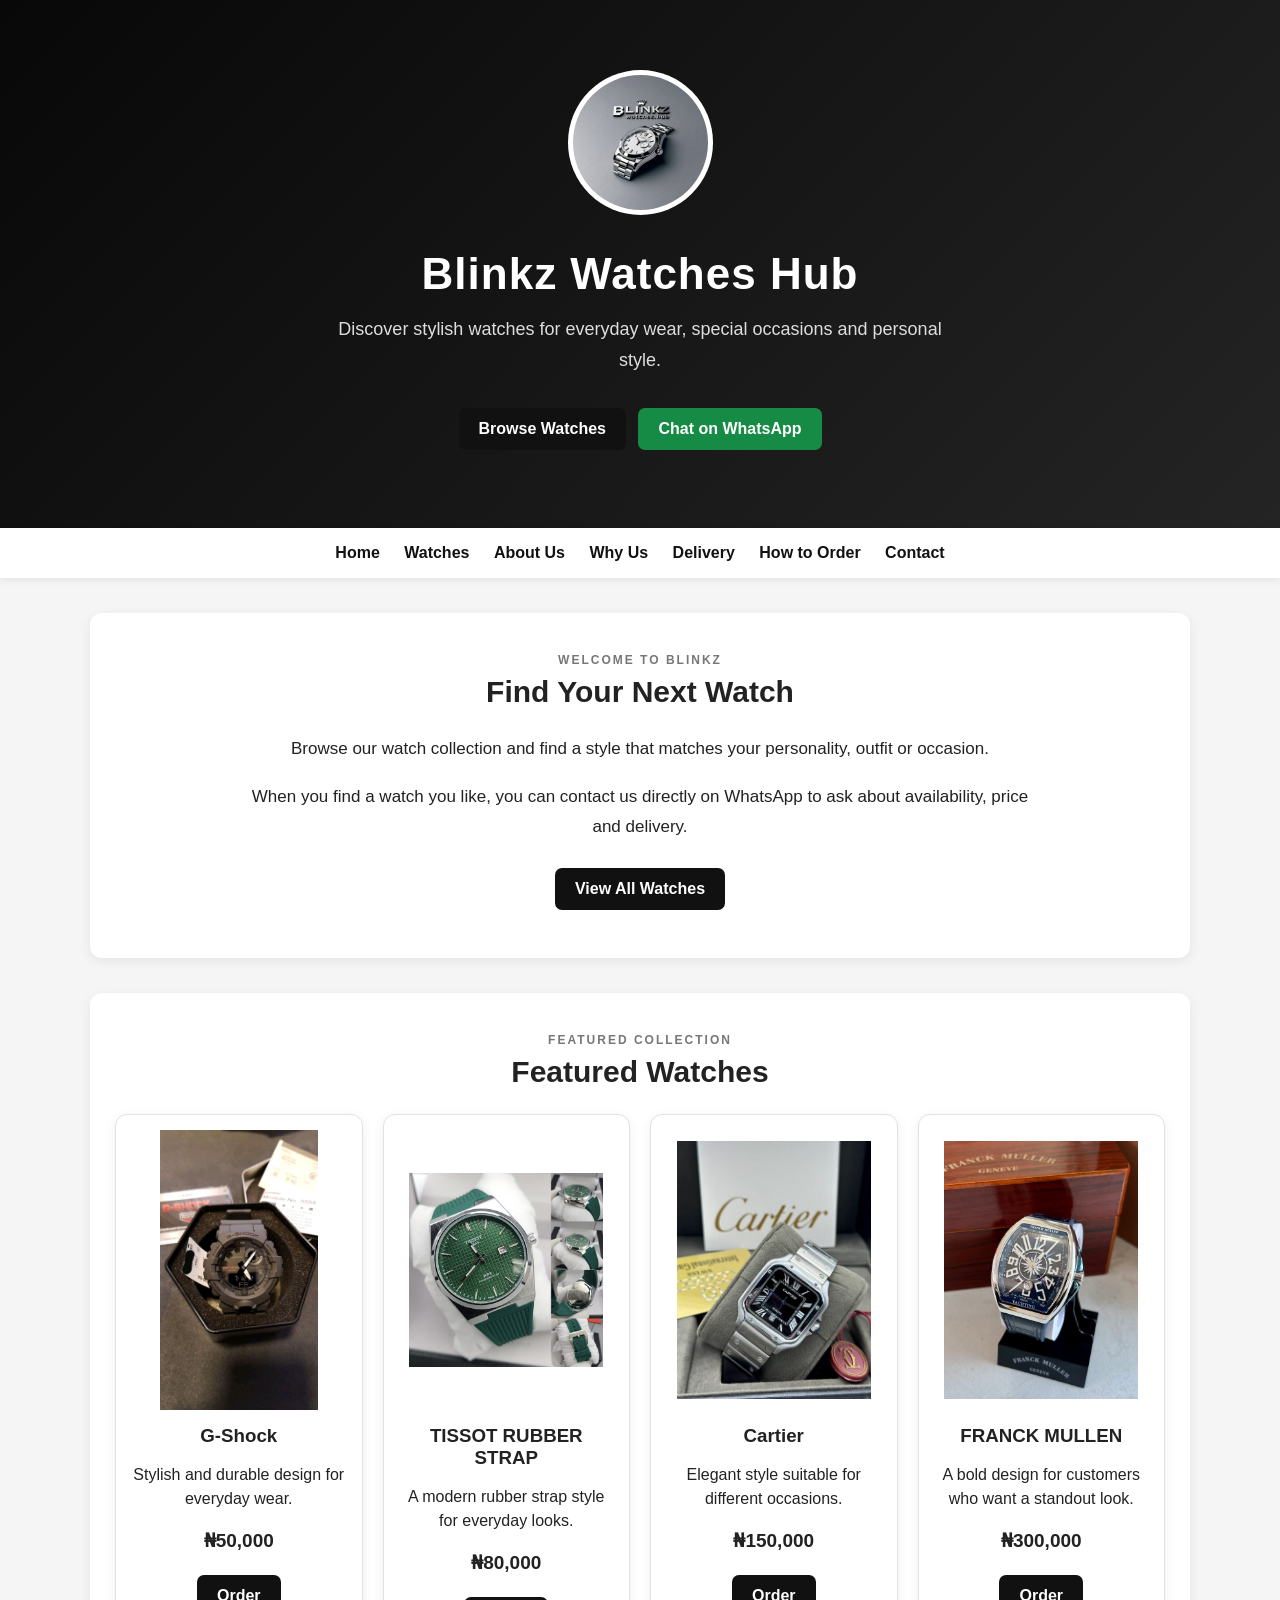
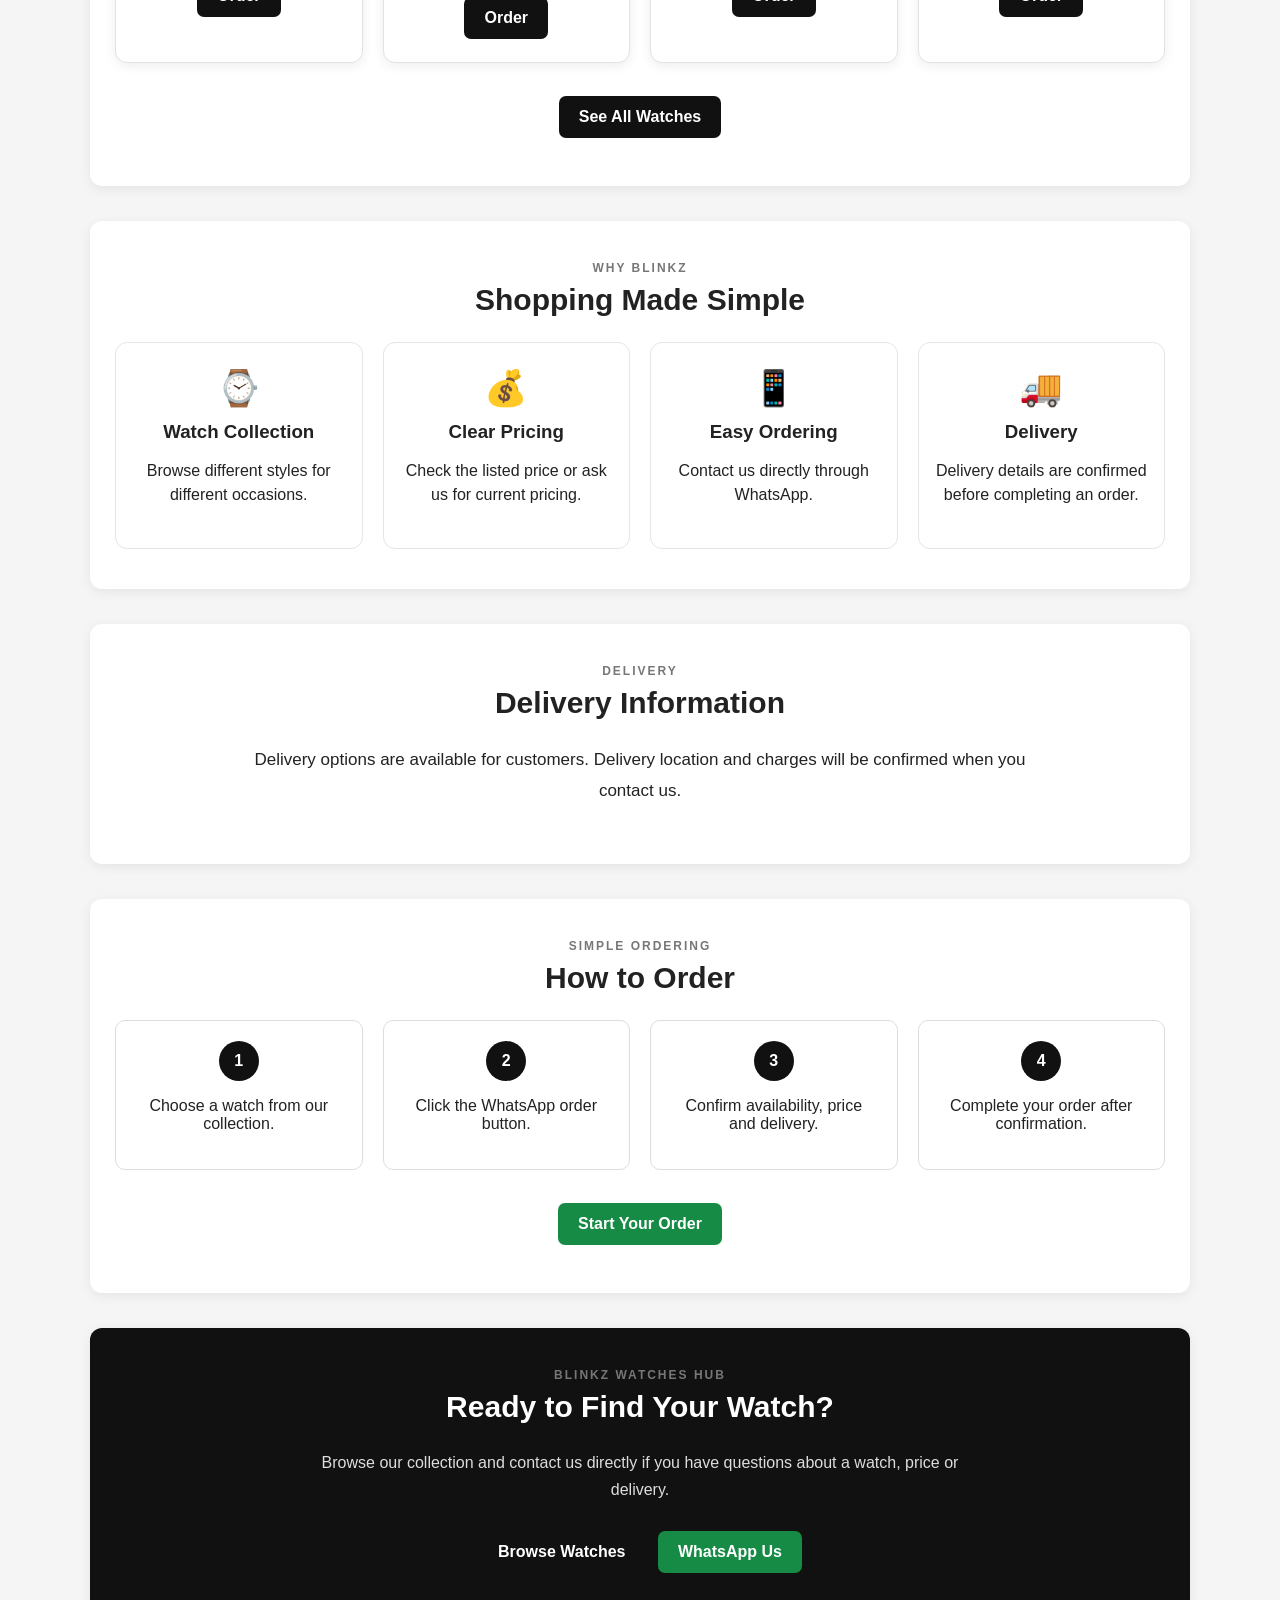
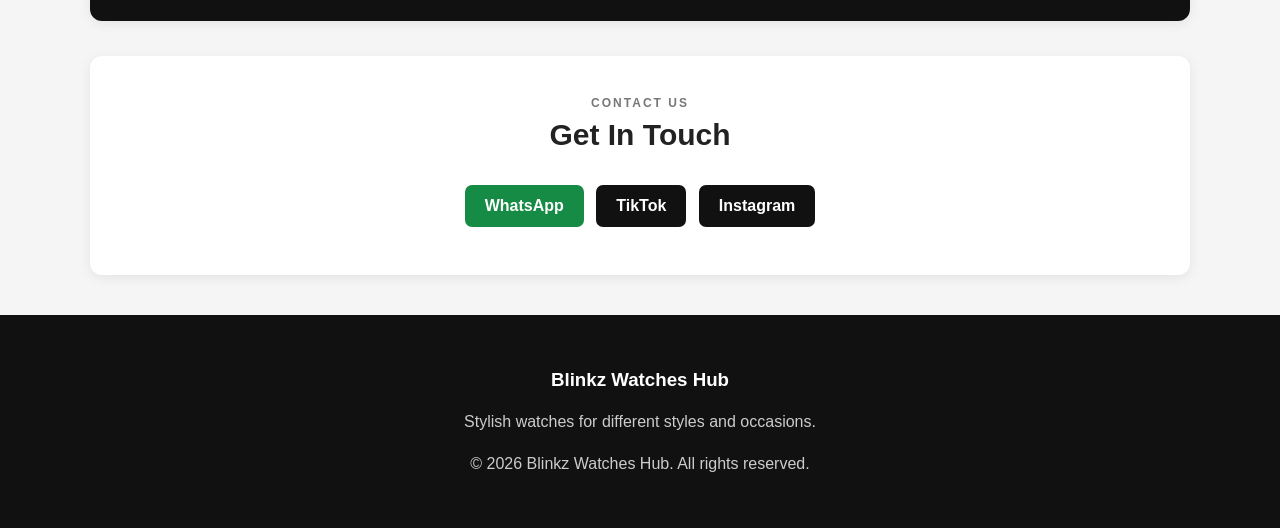
<file: index.html>
<!DOCTYPE html>
<html lang="en">

<head>

    <meta charset="UTF-8">

    <meta name="viewport" content="width=device-width, initial-scale=1.0">

    <meta name="description" content="Blinkz Watches Hub - Browse stylish watches and contact us on WhatsApp to order.">

    <title>Blinkz Watches Hub | Stylish Watches</title>

    <link rel="stylesheet" href="style.css">

    <style>

        /* HERO */

        .hero {
            background: linear-gradient(135deg, #080808, #242424);
            color: white;
            text-align: center;
            padding: 70px 20px;
        }

        .hero-logo {
            width: 145px;
            height: 145px;
            object-fit: contain;
            border-radius: 50%;
            margin-bottom: 20px;
            background: white;
            padding: 5px;
        }

        .hero h1 {
            font-size: 44px;
            margin: 10px 0;
        }

        .hero p {
            max-width: 650px;
            margin: 15px auto 25px;
            font-size: 18px;
            line-height: 1.7;
            color: #ddd;
        }

        .hero-buttons {
            margin-top: 20px;
        }

        /* INTRO */

        .intro {
            text-align: center;
            max-width: 800px;
            margin: auto;
        }

        .intro p {
            line-height: 1.8;
            font-size: 17px;
        }

        /* FEATURED PRODUCTS */

        .featured-products {
            display: grid;
            grid-template-columns: repeat(4, 1fr);
            gap: 20px;
        }

        .featured-card {
            background: white;
            border: 1px solid #e2e2e2;
            border-radius: 12px;
            padding: 15px;
            text-align: center;
            box-shadow: 0 3px 12px rgba(0, 0, 0, 0.07);
            transition: 0.2s;
        }

        .featured-card:hover {
            transform: translateY(-5px);
            box-shadow: 0 8px 20px rgba(0, 0, 0, 0.12);
        }

        /* FEATURED WATCH IMAGE */

        .featured-card img {
            width: 90%;
            height: 280px;
            object-fit: contain;
            display: block;
            margin: 0 auto;
            border-radius: 8px;
        }

        .featured-card h3 {
            margin: 15px 0 8px;
        }

        .featured-card p {
            line-height: 1.5;
        }

        .featured-price {
            font-size: 19px;
            font-weight: bold;
            margin: 12px 0;
        }

        /* BENEFITS */

        .benefits {
            display: grid;
            grid-template-columns: repeat(4, 1fr);
            gap: 20px;
        }

        .benefit {
            text-align: center;
            padding: 25px 15px;
            border: 1px solid #e5e5e5;
            border-radius: 12px;
        }

        .benefit-icon {
            font-size: 35px;
        }

        .benefit h3 {
            margin: 12px 0 8px;
        }

        .benefit p {
            line-height: 1.5;
        }

        /* CTA */

        .cta {
            text-align: center;
            background: #111;
            color: white;
        }

        .cta h2 {
            color: white;
        }

        .cta p {
            max-width: 650px;
            margin: 0 auto 20px;
            line-height: 1.7;
            color: #ddd;
        }

        /* TABLET */

        @media (max-width: 900px) {

            .featured-products {
                grid-template-columns: repeat(2, 1fr);
            }

            .benefits {
                grid-template-columns: repeat(2, 1fr);
            }

        }

        /* PHONE */

        @media (max-width: 600px) {

            .hero {
                padding: 50px 15px;
            }

            .hero-logo {
                width: 120px;
                height: 120px;
            }

            .hero h1 {
                font-size: 31px;
            }

            .hero p {
                font-size: 16px;
            }

            .featured-products {
                grid-template-columns: 1fr;
            }

            /* FEATURED WATCH IMAGE ON PHONE */

            .featured-card img {
                width: 85%;
                height: 230px;
                object-fit: contain;
                display: block;
                margin: 0 auto;
            }

            .featured-card h3 {
                font-size: 23px;
            }

            .featured-price {
                font-size: 21px;
            }

            .benefits {
                grid-template-columns: 1fr;
            }

        }

    </style>

</head>

<body>

<!-- HERO -->

<header class="hero" id="home">

    <img src="blinkz-logo.jpeg"
         alt="Blinkz Watches Hub Logo"
         class="hero-logo">

    <h1>Blinkz Watches Hub</h1>

    <p>
        Discover stylish watches for everyday wear,
        special occasions and personal style.
    </p>

    <div class="hero-buttons">

        <a href="shop.html" class="button">
            Browse Watches
        </a>

        <a href="https://wa.me/2347066159449"
           class="button whatsapp-button">
            Chat on WhatsApp
        </a>

    </div>

</header>

<!-- NAVIGATION -->

<nav>

    <a href="#home">Home</a>

    <a href="shop.html">Watches</a>

    <a href="about.html">About Us</a>

    <a href="#why-us">Why Us</a>

    <a href="#delivery">Delivery</a>

    <a href="#how-to-order">How to Order</a>

    <a href="contact.html">Contact</a>

</nav>

<!-- INTRODUCTION -->

<section>

    <div class="intro">

        <span class="small-title">
            WELCOME TO BLINKZ
        </span>

        <h2>Find Your Next Watch</h2>

        <p>
            Browse our watch collection and find a style
            that matches your personality, outfit or occasion.
        </p>

        <p>
            When you find a watch you like, you can contact
            us directly on WhatsApp to ask about availability,
            price and delivery.
        </p>

        <a href="shop.html" class="button">
            View All Watches
        </a>

    </div>

</section>

<!-- FEATURED WATCHES -->

<section>

    <span class="small-title">
        FEATURED COLLECTION
    </span>

    <h2>Featured Watches</h2>

    <div class="featured-products">

        <div class="featured-card">

            <img src="IMG_2339.jpeg"
                 alt="G-Shock watch">

            <h3>G-Shock</h3>

            <p>
                Stylish and durable design for everyday wear.
            </p>

            <p class="featured-price">
                ₦50,000
            </p>

            <a href="https://wa.me/2347066159449?text=Hello%2C%20I%20want%20to%20order%20the%20G-Shock%20for%20%E2%82%A650%2C000."
               class="button">

                Order

            </a>

        </div>

        <div class="featured-card">

            <img src="IMG_2341.jpeg"
                 alt="TISSOT RUBBER STRAP watch">

            <h3>TISSOT RUBBER STRAP</h3>

            <p>
                A modern rubber strap style for everyday looks.
            </p>

            <p class="featured-price">
                ₦80,000
            </p>

            <a href="https://wa.me/2347066159449?text=Hello%2C%20I%20want%20to%20order%20the%20TISSOT%20RUBBER%20STRAP%20for%20%E2%82%A680%2C000."
               class="button">

                Order

            </a>

        </div>

        <div class="featured-card">

            <img src="IMG_2342.jpeg"
                 alt="Cartier watch">

            <h3>Cartier</h3>

            <p>
                Elegant style suitable for different occasions.
            </p>

            <p class="featured-price">
                ₦150,000
            </p>

            <a href="https://wa.me/2347066159449?text=Hello%2C%20I%20want%20to%20order%20the%20Cartier%20for%20%E2%82%A6150%2C000."
               class="button">

                Order

            </a>

        </div>

        <div class="featured-card">

            <img src="IMG_2343.jpeg"
                 alt="FRANCK MULLEN watch">

            <h3>FRANCK MULLEN</h3>

            <p>
                A bold design for customers who want a standout look.
            </p>

            <p class="featured-price">
                ₦300,000
            </p>

            <a href="https://wa.me/2347066159449?text=Hello%2C%20I%20want%20to%20order%20the%20FRANCK%20MULLEN%20for%20%E2%82%A6300%2C000."
               class="button">

                Order

            </a>

        </div>

    </div>

    <div class="center" style="margin-top:25px;">

        <a href="shop.html" class="button">
            See All Watches
        </a>

    </div>

</section>

<!-- WHY US -->

<section id="why-us">

    <span class="small-title">
        WHY BLINKZ
    </span>

    <h2>Shopping Made Simple</h2>

    <div class="benefits">

        <div class="benefit">

            <div class="benefit-icon">⌚</div>

            <h3>Watch Collection</h3>

            <p>
                Browse different styles for different occasions.
            </p>

        </div>

        <div class="benefit">

            <div class="benefit-icon">💰</div>

            <h3>Clear Pricing</h3>

            <p>
                Check the listed price or ask us for current pricing.
            </p>

        </div>

        <div class="benefit">

            <div class="benefit-icon">📱</div>

            <h3>Easy Ordering</h3>

            <p>
                Contact us directly through WhatsApp.
            </p>

        </div>

        <div class="benefit">

            <div class="benefit-icon">🚚</div>

            <h3>Delivery</h3>

            <p>
                Delivery details are confirmed before completing an order.
            </p>

        </div>

    </div>

</section>

<!-- DELIVERY -->

<section id="delivery">

    <span class="small-title">
        DELIVERY
    </span>

    <h2>Delivery Information</h2>

    <div class="intro">

        <p>
            Delivery options are available for customers.
            Delivery location and charges will be confirmed
            when you contact us.
        </p>

    </div>

</section>

<!-- HOW TO ORDER -->

<section id="how-to-order">

    <span class="small-title">
        SIMPLE ORDERING
    </span>

    <h2>How to Order</h2>

    <div class="order-steps">

        <div>

            <strong>1</strong>

            <p>
                Choose a watch from our collection.
            </p>

        </div>

        <div>

            <strong>2</strong>

            <p>
                Click the WhatsApp order button.
            </p>

        </div>

        <div>

            <strong>3</strong>

            <p>
                Confirm availability, price and delivery.
            </p>

        </div>

        <div>

            <strong>4</strong>

            <p>
                Complete your order after confirmation.
            </p>

        </div>

    </div>

    <div class="center" style="margin-top:25px;">

        <a href="https://wa.me/2347066159449"
           class="button whatsapp-button">

            Start Your Order

        </a>

    </div>

</section>

<!-- CALL TO ACTION -->

<section class="cta">

    <span class="small-title">
        BLINKZ WATCHES HUB
    </span>

    <h2>Ready to Find Your Watch?</h2>

    <p>
        Browse our collection and contact us directly
        if you have questions about a watch, price or delivery.
    </p>

    <a href="shop.html" class="button">
        Browse Watches
    </a>

    <a href="https://wa.me/2347066159449"
       class="button whatsapp-button">

        WhatsApp Us

    </a>

</section>

<!-- CONTACT -->

<section id="contact">

    <span class="small-title">
        CONTACT US
    </span>

    <h2>Get In Touch</h2>

    <div class="center">

        <a href="https://wa.me/2347066159449"
           class="button whatsapp-button">

            WhatsApp

        </a>

        <a href="https://www.tiktok.com/@blinkz_watches_hub"
           class="button">

            TikTok

        </a>

        <a href="http://instagram.com/blinkzcontact"
           class="button">

            Instagram

        </a>

    </div>

</section>

<!-- FOOTER -->

<footer>

    <h3>Blinkz Watches Hub</h3>

    <p>
        Stylish watches for different styles and occasions.
    </p>

    <p>
        © 2026 Blinkz Watches Hub. All rights reserved.
    </p>

</footer>

</body>

</html>
</file>
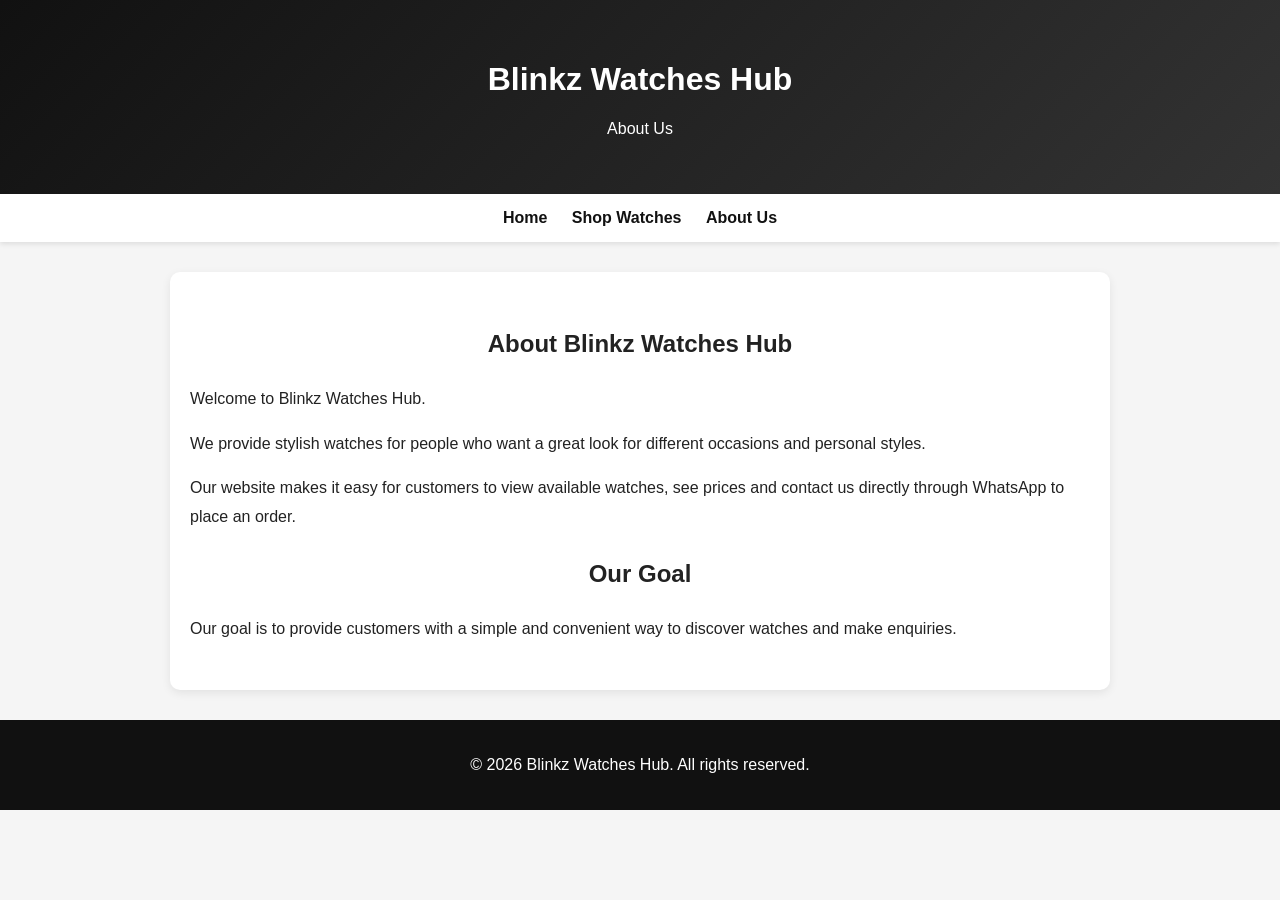
<file: about.html>
<!DOCTYPE html>
<html>

<head>
    <title>About Us - Blinkz Watches Hub</title>

    <style>
        body {
            font-family: Arial, sans-serif;
            margin: 0;
            background: #f5f5f5;
            color: #222;
        }

        header {
            background: linear-gradient(135deg, #111, #333);
            color: white;
            text-align: center;
            padding: 40px 20px;
        }

        nav {
            background: white;
            text-align: center;
            padding: 15px;
            box-shadow: 0 2px 5px rgba(0,0,0,0.1);
        }

        nav a {
            color: #111;
            text-decoration: none;
            margin: 0 10px;
            font-weight: bold;
        }

        .content {
            max-width: 900px;
            margin: 30px auto;
            padding: 30px 20px;
            background: white;
            border-radius: 10px;
            box-shadow: 0 3px 10px rgba(0,0,0,0.08);
            line-height: 1.8;
        }

        .content h2 {
            text-align: center;
        }

        footer {
            background: #111;
            color: white;
            text-align: center;
            padding: 20px;
            margin-top: 30px;
        }
    </style>
</head>

<body>

<header>

    <h1>Blinkz Watches Hub</h1>

    <p>About Us</p>

</header>

<nav>

    <a href="index.html">Home</a>

    <a href="shop.html">Shop Watches</a>

    <a href="about.html">About Us</a>

</nav>

<div class="content">

    <h2>About Blinkz Watches Hub</h2>

    <p>
        Welcome to Blinkz Watches Hub.
    </p>

    <p>
        We provide stylish watches for people who want
        a great look for different occasions and personal styles.
    </p>

    <p>
        Our website makes it easy for customers to view
        available watches, see prices and contact us directly
        through WhatsApp to place an order.
    </p>

    <h2>Our Goal</h2>

    <p>
        Our goal is to provide customers with a simple and
        convenient way to discover watches and make enquiries.
    </p>

</div>

<footer>

    <p>
        ©️ 2026 Blinkz Watches Hub. All rights reserved.
    </p>

</footer>

</body>

</html>
</file>
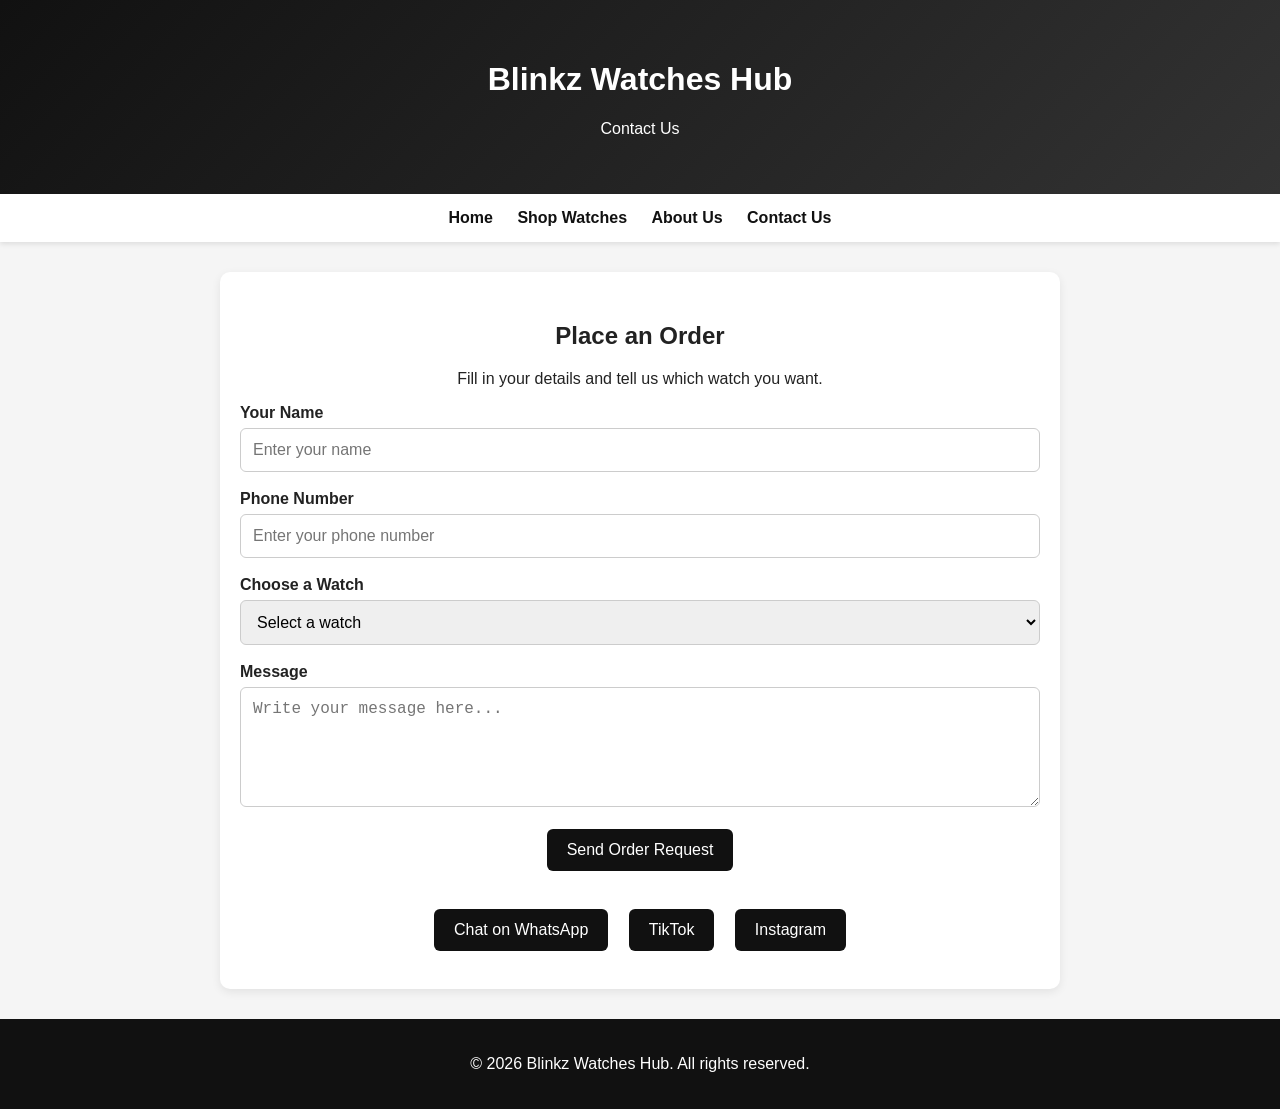
<file: contact.html>
<!DOCTYPE html>
<html>

<head>
    <title>Contact Us - Blinkz Watches Hub</title>

    <style>
        body {
            font-family: Arial, sans-serif;
            margin: 0;
            background: #f5f5f5;
            color: #222;
        }

        header {
            background: linear-gradient(135deg, #111, #333);
            color: white;
            text-align: center;
            padding: 40px 20px;
        }

        nav {
            background: white;
            text-align: center;
            padding: 15px;
            box-shadow: 0 2px 5px rgba(0,0,0,0.1);
        }

        nav a {
            color: #111;
            text-decoration: none;
            margin: 0 10px;
            font-weight: bold;
        }

        .content {
            max-width: 800px;
            margin: 30px auto;
            padding: 30px 20px;
            background: white;
            border-radius: 10px;
            box-shadow: 0 3px 10px rgba(0,0,0,0.08);
        }

        .content h2 {
            text-align: center;
        }

        .form-group {
            margin-bottom: 18px;
        }

        label {
            display: block;
            margin-bottom: 6px;
            font-weight: bold;
        }

        input,
        select,
        textarea {
            width: 100%;
            padding: 12px;
            box-sizing: border-box;
            border: 1px solid #ccc;
            border-radius: 6px;
            font-size: 16px;
        }

        textarea {
            height: 120px;
            resize: vertical;
        }

        .button {
            display: inline-block;
            padding: 12px 20px;
            background: #111;
            color: white;
            text-decoration: none;
            border: none;
            border-radius: 6px;
            cursor: pointer;
            font-size: 16px;
        }

        .button:hover {
            background: #555;
        }

        .contact-buttons {
            text-align: center;
            margin-top: 30px;
        }

        .contact-buttons a {
            display: inline-block;
            margin: 8px;
        }

        footer {
            background: #111;
            color: white;
            text-align: center;
            padding: 20px;
            margin-top: 30px;
        }

        @media (max-width: 600px) {
            nav a {
                display: block;
                margin: 10px;
            }

            .content {
                margin: 20px 10px;
            }
        }
    </style>
</head>

<body>

<header>

    <h1>Blinkz Watches Hub</h1>

    <p>Contact Us</p>

</header>

<nav>

    <a href="index.html">Home</a>

    <a href="shop.html">Shop Watches</a>

    <a href="about.html">About Us</a>

    <a href="contact.html">Contact Us</a>

</nav>

<div class="content">

    <h2>Place an Order</h2>

    <p style="text-align:center;">
        Fill in your details and tell us which watch you want.
    </p>

    <form action="https://formsubmit.co/Sdqoluwadamilare@gmail.com" method="POST">

        <div class="form-group">

            <label for="name">Your Name</label>

            <input type="text"
                   id="name"
                   name="name"
                   placeholder="Enter your name"
                   required>

        </div>

        <div class="form-group">

            <label for="phone">Phone Number</label>

            <input type="tel"
                   id="phone"
                   name="phone"
                   placeholder="Enter your phone number"
                   required>

        </div>

        <div class="form-group">

            <label for="watch">Choose a Watch</label>

            <select id="watch" name="watch" required>

                <option value="">Select a watch</option>

                <option value="G-Shock - ₦50,000">
                    G-Shock - ₦50,000
                </option>

                <option value="TISSOT RUBBER STRAP - ₦80,000">
                    TISSOT RUBBER STRAP - ₦80,000
                </option>

                <option value="Cartier - ₦150,000">
                    Cartier - ₦150,000
                </option>

                <option value="FRANCK MULLEN - ₦300,000">
                    FRANCK MULLEN - ₦300,000
                </option>

            </select>

        </div>

        <div class="form-group">

            <label for="message">Message</label>

            <textarea id="message"
                      name="message"
                      placeholder="Write your message here..."
                      required></textarea>

        </div>

        <div style="text-align:center;">

            <button type="submit" class="button">
                Send Order Request
            </button>

        </div>

    </form>

    <div class="contact-buttons">

        <a href="https://wa.me/2347066159449" class="button">
            Chat on WhatsApp
        </a>

        <a href="https://www.tiktok.com/@blinkz_watches_hub" class="button">
            TikTok
        </a>

        <a href="http://instagram.com/blinkzcontact" class="button">
            Instagram
        </a>

    </div>

</div>

<footer>

    <p>
        ©️ 2026 Blinkz Watches Hub. All rights reserved.
    </p>

</footer>

</body>

</html>
</file>
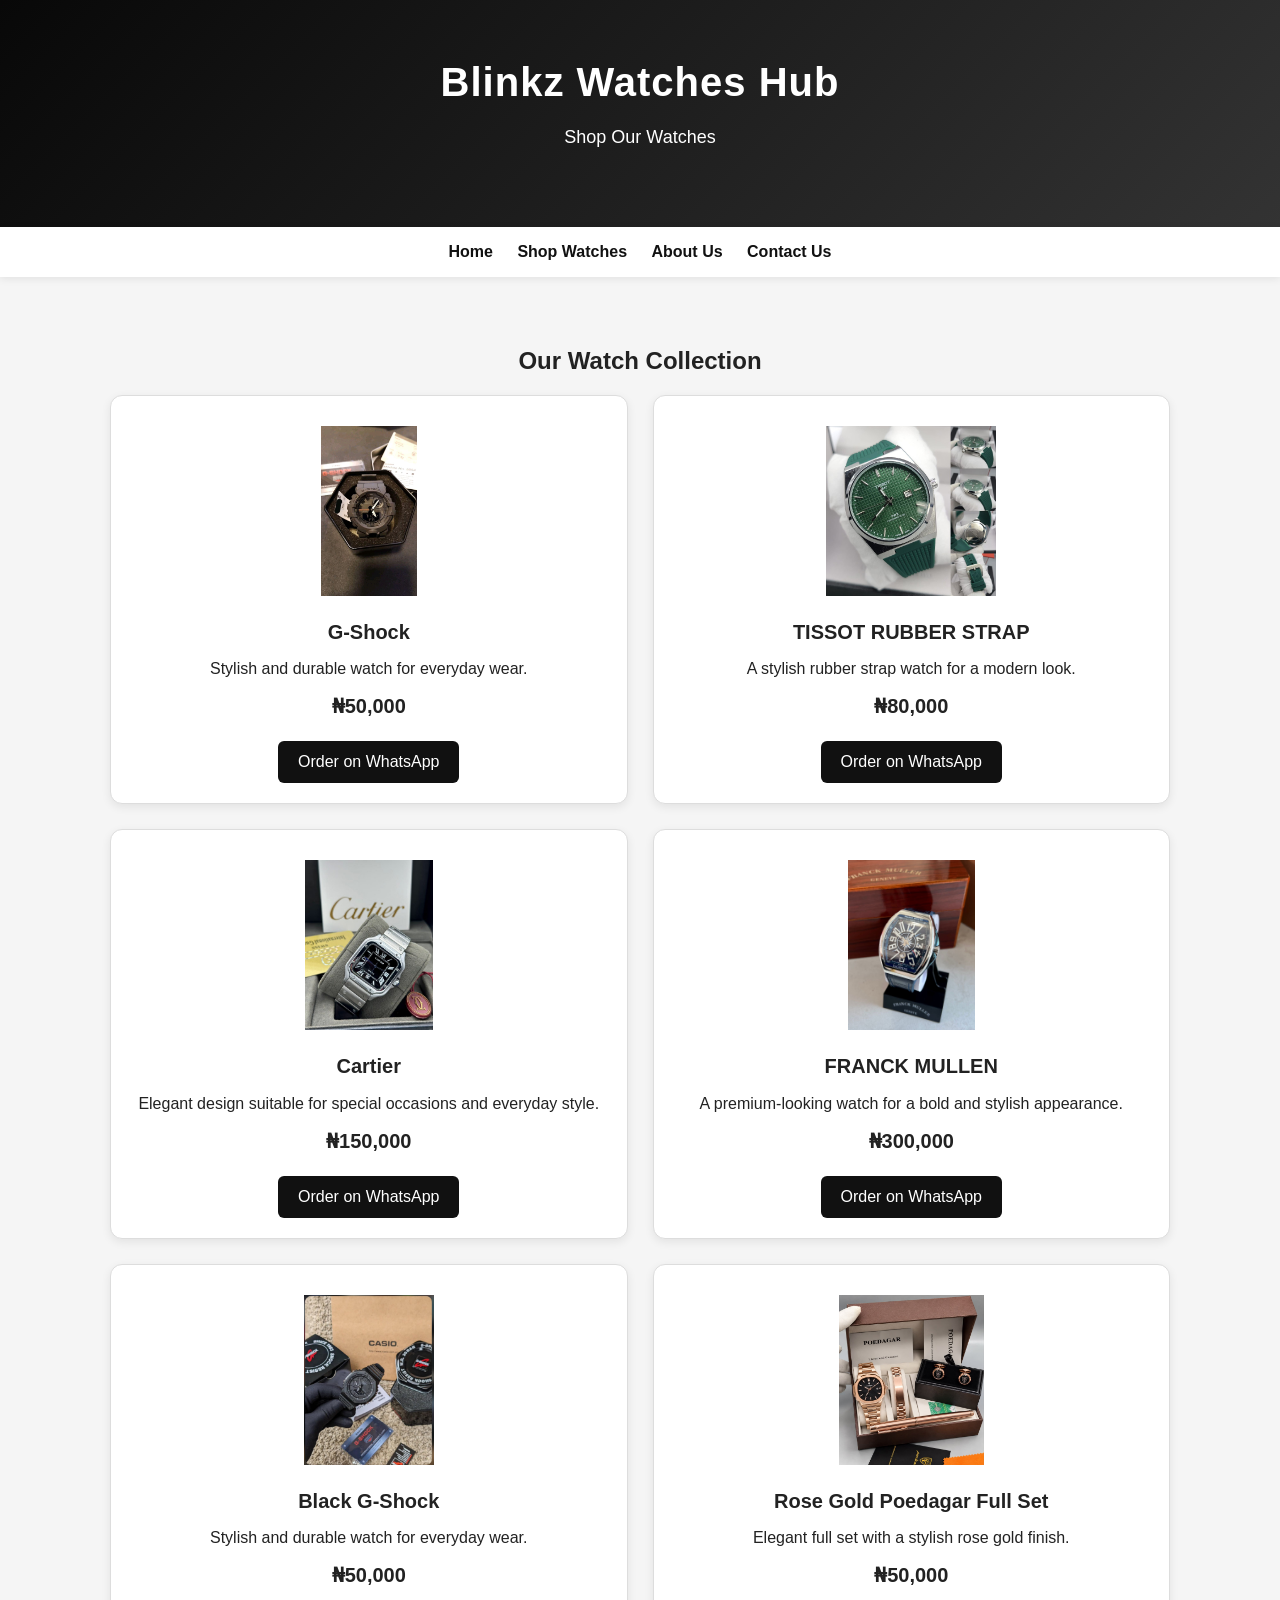
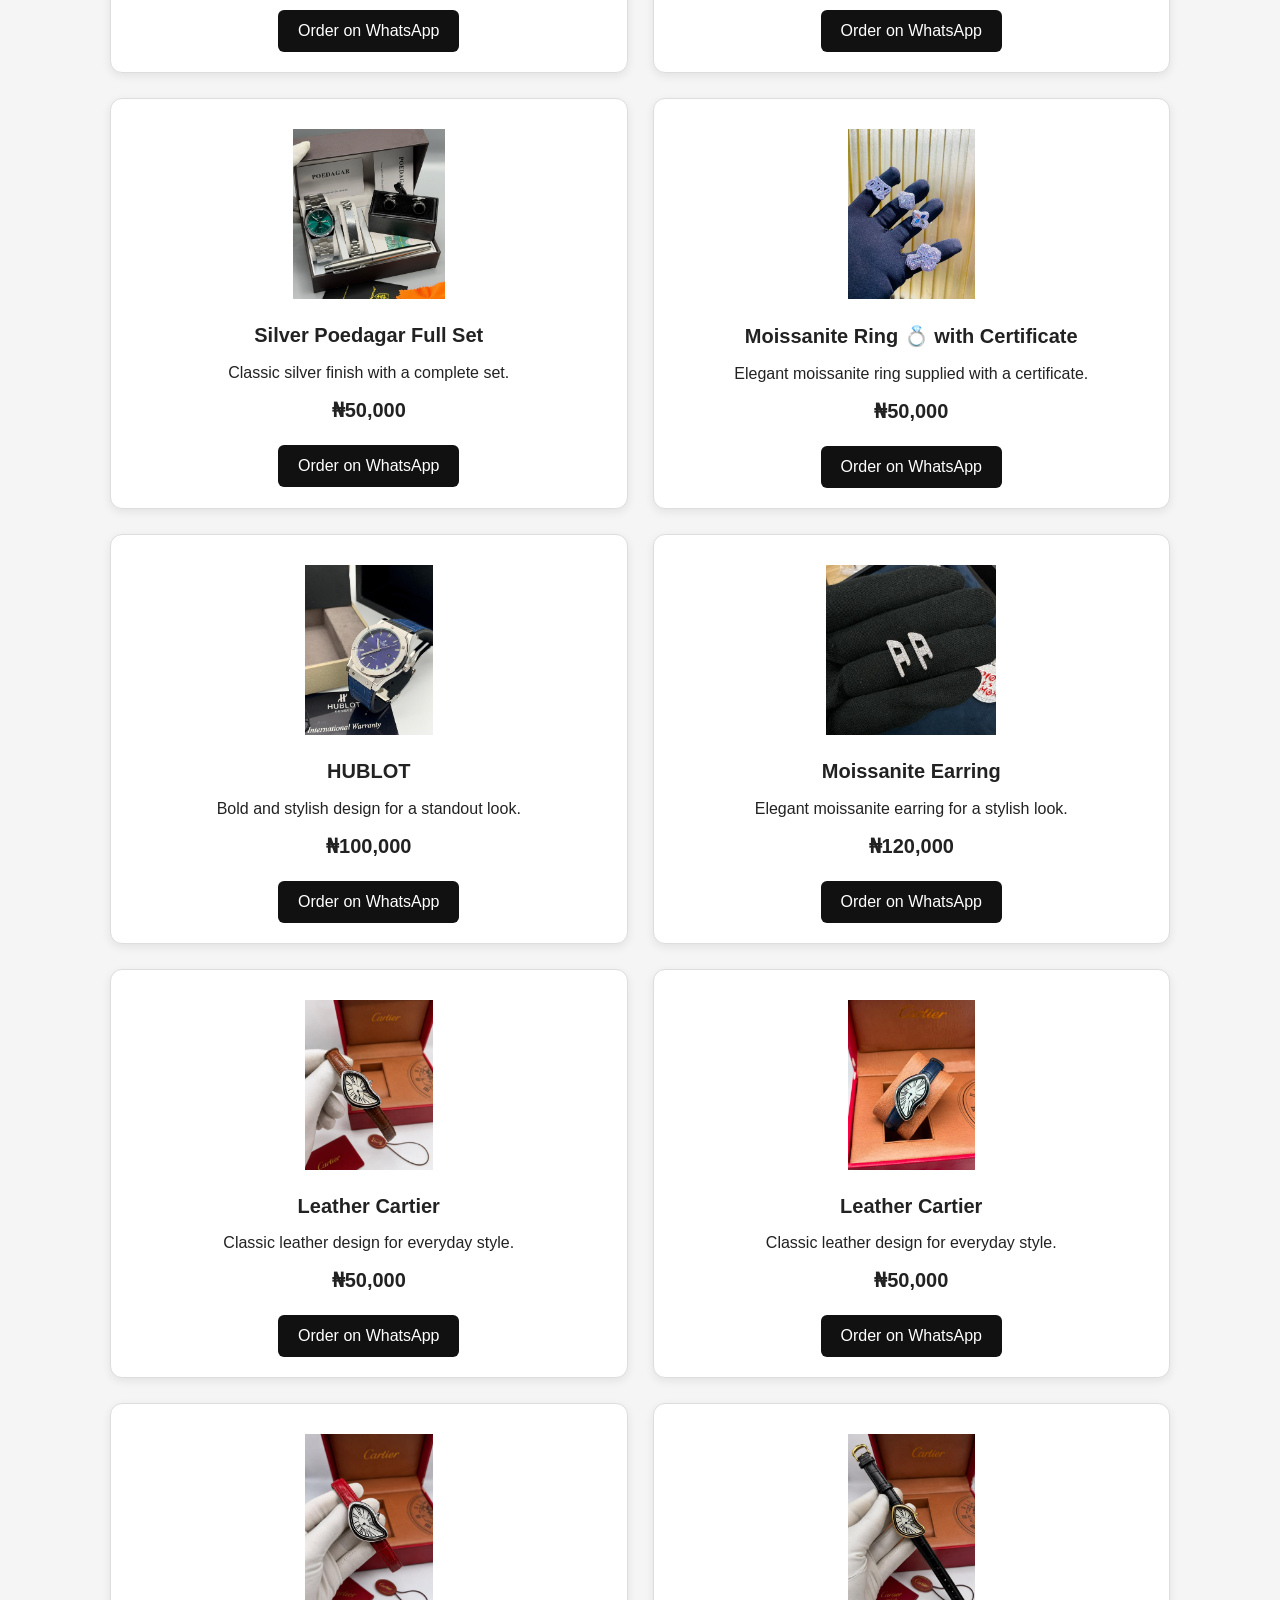
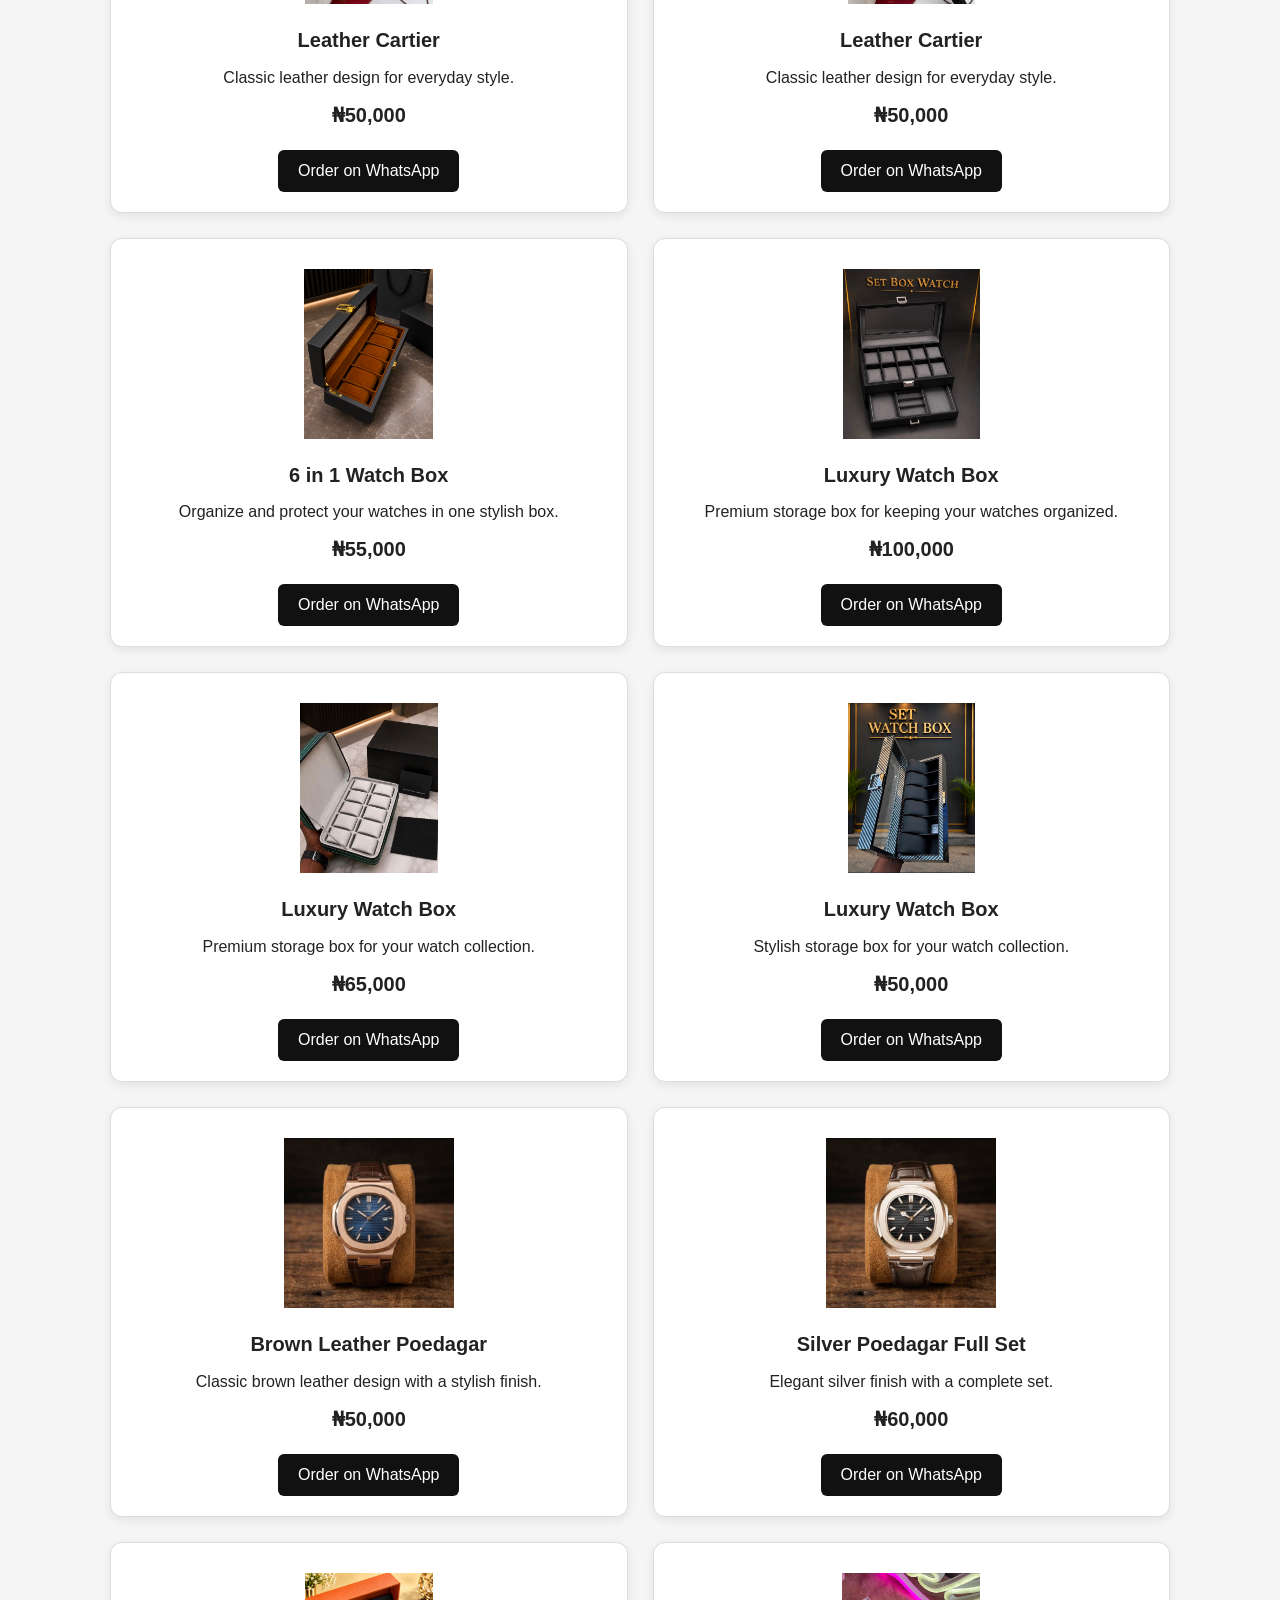
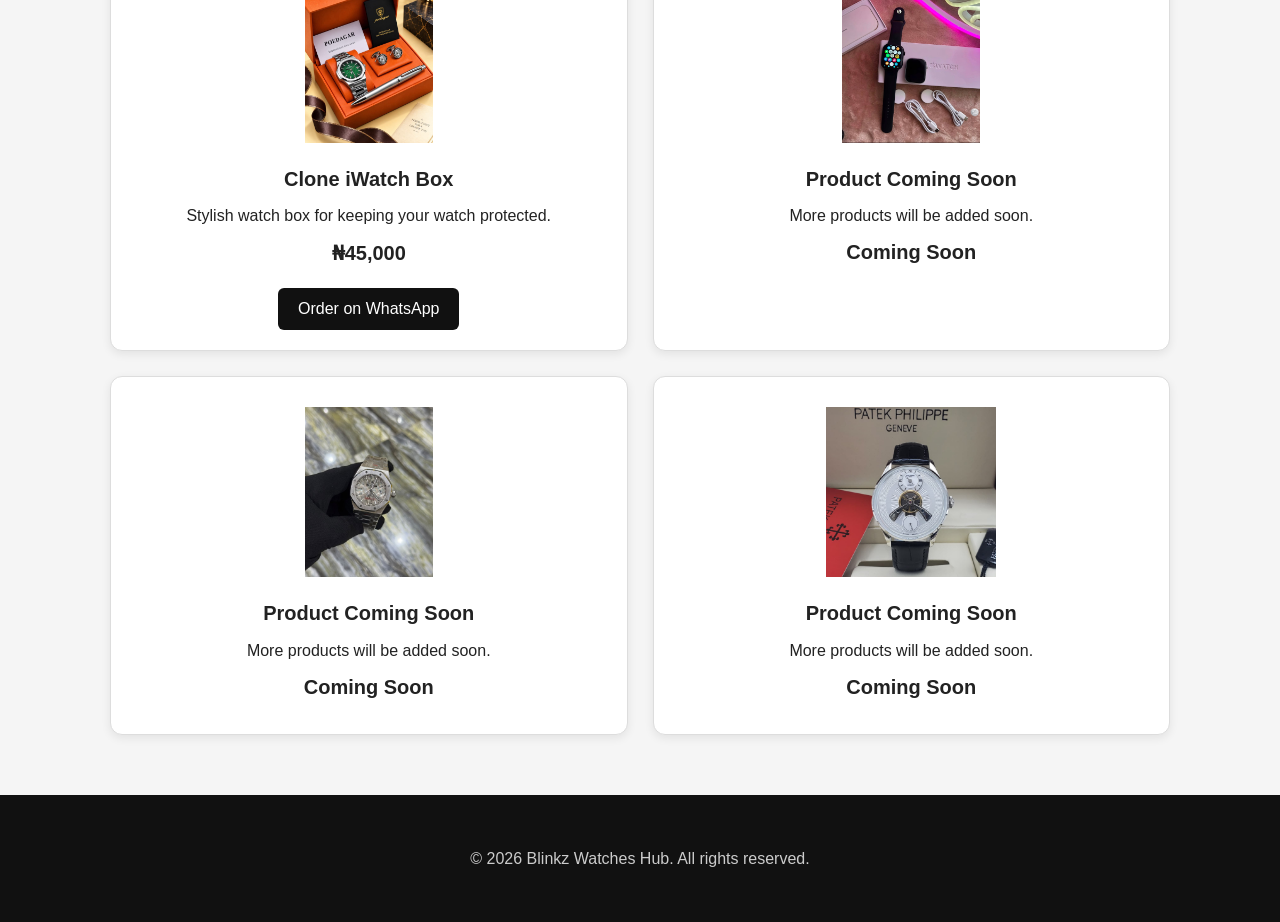
<file: shop.html>
<!DOCTYPE html>
<html lang="en">

<head>

    <meta charset="UTF-8">

    <meta name="viewport" content="width=device-width, initial-scale=1.0">

    <title>Shop Watches - Blinkz Watches Hub</title>

    <link rel="stylesheet" href="style.css">

    <style>

        .shop-container {
            max-width: 1100px;
            margin: 30px auto;
            padding: 20px;
        }

        .shop-products {
            display: grid;
            grid-template-columns: repeat(2, 1fr);
            gap: 25px;
        }

        .shop-product {
            background: white;
            border: 1px solid #ddd;
            padding: 20px;
            border-radius: 12px;
            text-align: center;
            box-shadow: 0 3px 10px rgba(0,0,0,0.08);
            transition: 0.2s;
        }

        .shop-product:hover {
            transform: translateY(-4px);
            box-shadow: 0 8px 20px rgba(0,0,0,0.12);
        }

        .shop-product img {
            width: 90%;
            height: 190px;
            object-fit: contain;
            border-radius: 8px;
            padding: 10px;
            display: block;
            margin: 0 auto;
        }

        .shop-product h2 {
            margin-top: 15px;
            font-size: 20px;
        }

        .shop-price {
            font-size: 20px;
            font-weight: bold;
            margin: 15px 0;
        }

        .shop-button {
            display: inline-block;
            padding: 12px 20px;
            background: #111;
            color: white;
            text-decoration: none;
            border-radius: 6px;
            margin-top: 8px;
        }

        .shop-button:hover {
            background: #555;
        }

        @media (max-width: 700px) {

            .shop-products {
                grid-template-columns: 1fr;
                gap: 20px;
            }

            .shop-product {
                padding: 15px;
            }

            .shop-product img {
                width: 90%;
                height: 175px;
                padding: 8px;
            }

            .shop-product h2 {
                font-size: 19px;
            }

        }

    </style>

</head>

<body>

<header>

    <h1>Blinkz Watches Hub</h1>

    <p>Shop Our Watches</p>

</header>

<nav>

    <a href="index.html">Home</a>

    <a href="shop.html">Shop Watches</a>

    <a href="about.html">About Us</a>

    <a href="contact.html">Contact Us</a>

</nav>

<div class="shop-container">

    <h2 style="text-align:center;">
        Our Watch Collection
    </h2>

    <div class="shop-products">


        <!-- WATCH 1 -->

        <div class="shop-product">

            <img src="IMG_2339.jpeg" alt="G-Shock watch">

            <h2>G-Shock</h2>

            <p>Stylish and durable watch for everyday wear.</p>

            <p class="shop-price">₦50,000</p>

            <a href="https://wa.me/2347066159449?text=Hello%2C%20I%20want%20to%20order%20the%20G-Shock%20for%20%E2%82%A650%2C000."
               class="shop-button">
                Order on WhatsApp
            </a>

        </div>


        <!-- WATCH 2 -->

        <div class="shop-product">

            <img src="IMG_2341.jpeg" alt="TISSOT RUBBER STRAP watch">

            <h2>TISSOT RUBBER STRAP</h2>

            <p>A stylish rubber strap watch for a modern look.</p>

            <p class="shop-price">₦80,000</p>

            <a href="https://wa.me/2347066159449?text=Hello%2C%20I%20want%20to%20order%20the%20TISSOT%20RUBBER%20STRAP%20for%20%E2%82%A680%2C000."
               class="shop-button">
                Order on WhatsApp
            </a>

        </div>


        <!-- WATCH 3 -->

        <div class="shop-product">

            <img src="IMG_2342.jpeg" alt="Cartier watch">

            <h2>Cartier</h2>

            <p>Elegant design suitable for special occasions and everyday style.</p>

            <p class="shop-price">₦150,000</p>

            <a href="https://wa.me/2347066159449?text=Hello%2C%20I%20want%20to%20order%20the%20Cartier%20for%20%E2%82%A6150%2C000."
               class="shop-button">
                Order on WhatsApp
            </a>

        </div>


        <!-- WATCH 4 -->

        <div class="shop-product">

            <img src="IMG_2343.jpeg" alt="FRANCK MULLEN watch">

            <h2>FRANCK MULLEN</h2>

            <p>A premium-looking watch for a bold and stylish appearance.</p>

            <p class="shop-price">₦300,000</p>

            <a href="https://wa.me/2347066159449?text=Hello%2C%20I%20want%20to%20order%20the%20FRANCK%20MULLEN%20for%20%E2%82%A6300%2C000."
               class="shop-button">
                Order on WhatsApp
            </a>

        </div>


        <!-- WATCH 5 -->

        <div class="shop-product">

            <img src="IMG_2344.jpeg" alt="Black G-Shock">

            <h2>Black G-Shock</h2>

            <p>Stylish and durable watch for everyday wear.</p>

            <p class="shop-price">₦50,000</p>

            <a href="https://wa.me/2347066159449?text=Hello%2C%20I%20want%20to%20order%20the%20Black%20G-Shock%20for%20%E2%82%A650%2C000."
               class="shop-button">
                Order on WhatsApp
            </a>

        </div>


        <!-- WATCH 6 -->

        <div class="shop-product">

            <img src="IMG_2345.jpeg" alt="Rose Gold Poedagar Full Set">

            <h2>Rose Gold Poedagar Full Set</h2>

            <p>Elegant full set with a stylish rose gold finish.</p>

            <p class="shop-price">₦50,000</p>

            <a href="https://wa.me/2347066159449?text=Hello%2C%20I%20want%20to%20order%20the%20Rose%20Gold%20Poedagar%20Full%20Set%20for%20%E2%82%A650%2C000."
               class="shop-button">
                Order on WhatsApp
            </a>

        </div>


        <!-- WATCH 7 -->

        <div class="shop-product">

            <img src="IMG_2346.jpeg" alt="Silver Poedagar Full Set">

            <h2>Silver Poedagar Full Set</h2>

            <p>Classic silver finish with a complete set.</p>

            <p class="shop-price">₦50,000</p>

            <a href="https://wa.me/2347066159449?text=Hello%2C%20I%20want%20to%20order%20the%20Silver%20Poedagar%20Full%20Set%20for%20%E2%82%A650%2C000."
               class="shop-button">
                Order on WhatsApp
            </a>

        </div>


        <!-- WATCH 8 -->

        <div class="shop-product">

            <img src="IMG_2347.jpeg" alt="Moissanite Ring">

            <h2>Moissanite Ring 💍 with Certificate</h2>

            <p>Elegant moissanite ring supplied with a certificate.</p>

            <p class="shop-price">₦50,000</p>

            <a href="https://wa.me/2347066159449?text=Hello%2C%20I%20want%20to%20order%20the%20Moissanite%20Ring%20with%20Certificate%20for%20%E2%82%A650%2C000."
               class="shop-button">
                Order on WhatsApp
            </a>

        </div>


        <!-- WATCH 9 -->

        <div class="shop-product">

            <img src="IMG_2348.jpeg" alt="HUBLOT">

            <h2>HUBLOT</h2>

            <p>Bold and stylish design for a standout look.</p>

            <p class="shop-price">₦100,000</p>

            <a href="https://wa.me/2347066159449?text=Hello%2C%20I%20want%20to%20order%20the%20HUBLOT%20for%20%E2%82%A6100%2C000."
               class="shop-button">
                Order on WhatsApp
            </a>

        </div>


        <!-- PRODUCT 10 -->

        <div class="shop-product">

            <img src="IMG_2349.jpeg" alt="Moissanite Earring">

            <h2>Moissanite Earring</h2>

            <p>Elegant moissanite earring for a stylish look.</p>

            <p class="shop-price">₦120,000</p>

            <a href="https://wa.me/2347066159449?text=Hello%2C%20I%20want%20to%20order%20the%20Moissanite%20Earring%20for%20%E2%82%A6120%2C000."
               class="shop-button">
                Order on WhatsApp
            </a>

        </div>


        <!-- PRODUCT 11 -->

        <div class="shop-product">

            <img src="IMG_2350.jpeg" alt="Leather Cartier">

            <h2>Leather Cartier</h2>

            <p>Classic leather design for everyday style.</p>

            <p class="shop-price">₦50,000</p>

            <a href="https://wa.me/2347066159449?text=Hello%2C%20I%20want%20to%20order%20the%20Leather%20Cartier%20for%20%E2%82%A650%2C000."
               class="shop-button">
                Order on WhatsApp
            </a>

        </div>


        <!-- PRODUCT 12 -->

        <div class="shop-product">

            <img src="IMG_2351.jpeg" alt="Leather Cartier">

            <h2>Leather Cartier</h2>

            <p>Classic leather design for everyday style.</p>

            <p class="shop-price">₦50,000</p>

            <a href="https://wa.me/2347066159449?text=Hello%2C%20I%20want%20to%20order%20the%20Leather%20Cartier%20for%20%E2%82%A650%2C000."
               class="shop-button">
                Order on WhatsApp
            </a>

        </div>


        <!-- PRODUCT 13 -->

        <div class="shop-product">

            <img src="IMG_2352.jpeg" alt="Leather Cartier">

            <h2>Leather Cartier</h2>

            <p>Classic leather design for everyday style.</p>

            <p class="shop-price">₦50,000</p>

            <a href="https://wa.me/2347066159449?text=Hello%2C%20I%20want%20to%20order%20the%20Leather%20Cartier%20for%20%E2%82%A650%2C000."
               class="shop-button">
                Order on WhatsApp
            </a>

        </div>


        <!-- PRODUCT 14 -->

        <div class="shop-product">

            <img src="IMG_2353.jpeg" alt="Leather Cartier">

            <h2>Leather Cartier</h2>

            <p>Classic leather design for everyday style.</p>

            <p class="shop-price">₦50,000</p>

            <a href="https://wa.me/2347066159449?text=Hello%2C%20I%20want%20to%20order%20the%20Leather%20Cartier%20for%20%E2%82%A650%2C000."
               class="shop-button">
                Order on WhatsApp
            </a>

        </div>


        <!-- PRODUCT 15 -->

        <div class="shop-product">

            <img src="IMG_2354.jpeg" alt="6 in 1 Watch Box">

            <h2>6 in 1 Watch Box</h2>

            <p>Organize and protect your watches in one stylish box.</p>

            <p class="shop-price">₦55,000</p>

            <a href="https://wa.me/2347066159449?text=Hello%2C%20I%20want%20to%20order%20the%206%20in%201%20Watch%20Box%20for%20%E2%82%A655%2C000."
               class="shop-button">
                Order on WhatsApp
            </a>

        </div>


        <!-- PRODUCT 16 -->

        <div class="shop-product">

            <img src="IMG_2355.jpeg" alt="Luxury Watch Box">

            <h2>Luxury Watch Box</h2>

            <p>Premium storage box for keeping your watches organized.</p>

            <p class="shop-price">₦100,000</p>

            <a href="https://wa.me/2347066159449?text=Hello%2C%20I%20want%20to%20order%20the%20Luxury%20Watch%20Box%20for%20%E2%82%A6100%2C000."
               class="shop-button">
                Order on WhatsApp
            </a>

        </div>


        <!-- PRODUCT 17 -->

        <div class="shop-product">

            <img src="IMG_2356.jpeg" alt="Luxury Watch Box">

            <h2>Luxury Watch Box</h2>

            <p>Premium storage box for your watch collection.</p>

            <p class="shop-price">₦65,000</p>

            <a href="https://wa.me/2347066159449?text=Hello%2C%20I%20want%20to%20order%20the%20Luxury%20Watch%20Box%20for%20%E2%82%A665%2C000."
               class="shop-button">
                Order on WhatsApp
            </a>

        </div>


        <!-- PRODUCT 18 -->

        <div class="shop-product">

            <img src="IMG_2357.jpeg" alt="Luxury Watch Box">

            <h2>Luxury Watch Box</h2>

            <p>Stylish storage box for your watch collection.</p>

            <p class="shop-price">₦50,000</p>

            <a href="https://wa.me/2347066159449?text=Hello%2C%20I%20want%20to%20order%20the%20Luxury%20Watch%20Box%20for%20%E2%82%A650%2C000."
               class="shop-button">
                Order on WhatsApp
            </a>

        </div>


        <!-- PRODUCT 19 -->

        <div class="shop-product">

            <img src="IMG_2358.jpeg" alt="Brown Leather Poedagar">

            <h2>Brown Leather Poedagar</h2>

            <p>Classic brown leather design with a stylish finish.</p>

            <p class="shop-price">₦50,000</p>

            <a href="https://wa.me/2347066159449?text=Hello%2C%20I%20want%20to%20order%20the%20Brown%20Leather%20Poedagar%20for%20%E2%82%A650%2C000."
               class="shop-button">
                Order on WhatsApp
            </a>

        </div>


        <!-- PRODUCT 20 -->

        <div class="shop-product">

            <img src="IMG_2359.jpeg" alt="Silver Poedagar Full Set">

            <h2>Silver Poedagar Full Set</h2>

            <p>Elegant silver finish with a complete set.</p>

            <p class="shop-price">₦60,000</p>

            <a href="https://wa.me/2347066159449?text=Hello%2C%20I%20want%20to%20order%20the%20Silver%20Poedagar%20Full%20Set%20for%20%E2%82%A660%2C000."
               class="shop-button">
                Order on WhatsApp
            </a>

        </div>


        <!-- PRODUCT 21 -->

        <div class="shop-product">

            <img src="IMG_2360.jpeg" alt="Clone iWatch Box">

            <h2>Clone iWatch Box</h2>

            <p>Stylish watch box for keeping your watch protected.</p>

            <p class="shop-price">₦45,000</p>

            <a href="https://wa.me/2347066159449?text=Hello%2C%20I%20want%20to%20order%20the%20Clone%20iWatch%20Box%20for%20%E2%82%A645%2C000."
               class="shop-button">
                Order on WhatsApp
            </a>

        </div>


        <!-- PRODUCT 22 - PRICE/NAME TO ADD LATER -->

        <div class="shop-product">

            <img src="IMG_2361.jpeg" alt="Product coming soon">

            <h2>Product Coming Soon</h2>

            <p>More products will be added soon.</p>

            <p class="shop-price">Coming Soon</p>

        </div>


        <!-- PRODUCT 23 - PRICE/NAME TO ADD LATER -->

        <div class="shop-product">

            <img src="IMG_2362.jpeg" alt="Product coming soon">

            <h2>Product Coming Soon</h2>

            <p>More products will be added soon.</p>

            <p class="shop-price">Coming Soon</p>

        </div>


        <!-- PRODUCT 24 - PRICE/NAME TO ADD LATER -->

        <div class="shop-product">

            <img src="IMG_2363.jpeg" alt="Product coming soon">

            <h2>Product Coming Soon</h2>

            <p>More products will be added soon.</p>

            <p class="shop-price">Coming Soon</p>

        </div>


    </div>

</div>

<footer>

    <p>
        ©️ 2026 Blinkz Watches Hub. All rights reserved.
    </p>

</footer>

</body>

</html>
</file>
<file: style.css>
* {
    box-sizing: border-box;
}

html {
    scroll-behavior: smooth;
}

body {
    font-family: Arial, sans-serif;
    margin: 0;
    background: #f5f5f5;
    color: #222;
}

/* HEADER */

header {
    background: linear-gradient(135deg, #080808, #333);
    color: white;
    text-align: center;
    padding: 50px 20px;
}

.logo,
.hero-logo {
    width: 145px;
    height: 145px;
    object-fit: contain;
    border-radius: 50%;
    margin-bottom: 20px;
    background: white;
    padding: 5px;
}

header h1 {
    margin: 10px 0;
    font-size: 40px;
    letter-spacing: 1px;
}

header p {
    font-size: 18px;
    margin-bottom: 25px;
    line-height: 1.6;
}

/* NAVIGATION */

nav {
    background: white;
    text-align: center;
    padding: 16px 10px;
    box-shadow: 0 2px 8px rgba(0, 0, 0, 0.08);
    position: sticky;
    top: 0;
    z-index: 100;
}

nav a {
    color: #111;
    text-decoration: none;
    margin: 0 10px;
    font-weight: bold;
}

nav a:hover {
    color: #777;
}

/* BUTTONS */

.button {
    display: inline-block;
    padding: 12px 20px;
    margin: 8px 4px;
    background: #111;
    color: white;
    text-decoration: none;
    border-radius: 7px;
    font-weight: bold;
    transition: 0.2s;
}

.button:hover {
    background: #555;
    transform: translateY(-2px);
}

.whatsapp-button {
    background: #168b45;
}

.whatsapp-button:hover {
    background: #116b35;
}

/* SECTIONS */

section {
    max-width: 1100px;
    margin: 35px auto;
    padding: 40px 25px;
    background: white;
    border-radius: 12px;
    box-shadow: 0 3px 12px rgba(0, 0, 0, 0.07);
}

section h2 {
    text-align: center;
    margin: 8px 0 25px;
    font-size: 30px;
}

.small-title {
    display: block;
    text-align: center;
    font-size: 12px;
    font-weight: bold;
    letter-spacing: 2px;
    color: #777;
}

/* TEXT */

.about-text {
    line-height: 1.8;
    text-align: center;
    max-width: 750px;
    margin: 10px auto;
    font-size: 17px;
}

.center {
    text-align: center;
}

/* PRODUCTS */

.products {
    display: grid;
    grid-template-columns: repeat(2, 1fr);
    gap: 25px;
}

.product {
    border: 1px solid #e0e0e0;
    padding: 20px;
    border-radius: 12px;
    text-align: center;
    background: #fff;
    transition: 0.25s;
}

.product:hover {
    transform: translateY(-5px);
    box-shadow: 0 8px 20px rgba(0, 0, 0, 0.12);
}

/* WATCH IMAGE */

.product-image {
    width: 100%;
    height: 180px;
    display: flex;
    align-items: center;
    justify-content: center;
    background: #fafafa;
    border-radius: 10px;
    margin-bottom: 18px;
    overflow: hidden;
}

.product img {
    width: 70%;
    height: 160px;
    object-fit: contain;
    display: block;
}

.product h3 {
    margin: 10px 0;
    font-size: 21px;
}

.product p {
    line-height: 1.5;
}

.price {
    font-size: 21px;
    font-weight: bold;
    margin: 15px 0;
}

/* INFO / WHY US */

.info-box {
    display: grid;
    grid-template-columns: repeat(4, 1fr);
    gap: 20px;
    text-align: center;
}

.info-item {
    padding: 20px;
    border: 1px solid #e5e5e5;
    border-radius: 10px;
}

.info-item span {
    font-size: 32px;
}

.info-item h3 {
    margin-bottom: 8px;
}

.info-item p {
    line-height: 1.5;
}

/* ORDER STEPS */

.order-steps {
    display: grid;
    grid-template-columns: repeat(4, 1fr);
    gap: 20px;
    text-align: center;
}

.order-steps div {
    padding: 20px;
    border: 1px solid #ddd;
    border-radius: 10px;
}

.order-steps strong {
    display: inline-flex;
    width: 40px;
    height: 40px;
    align-items: center;
    justify-content: center;
    background: #111;
    color: white;
    border-radius: 50%;
}

/* FOOTER */

footer {
    background: #111;
    color: white;
    text-align: center;
    padding: 35px 20px;
    margin-top: 40px;
}

footer p {
    color: #ccc;
    line-height: 1.6;
}

/* MOBILE */

@media (max-width: 900px) {

    .info-box,
    .order-steps {
        grid-template-columns: repeat(2, 1fr);
    }
}

@media (max-width: 700px) {

    header {
        padding: 40px 15px;
    }

    .hero-logo,
    .logo {
        width: 120px;
        height: 120px;
    }

    header h1 {
        font-size: 29px;
    }

    header p {
        font-size: 16px;
    }

    nav {
        position: static;
    }

    nav a {
        display: inline-block;
        margin: 7px;
        font-size: 14px;
    }

    section {
        margin: 20px 10px;
        padding: 30px 15px;
    }

    section h2 {
        font-size: 25px;
    }

    .products {
        grid-template-columns: 1fr;
    }

    .info-box,
    .order-steps {
        grid-template-columns: 1fr;
    }

    /* SMALL WATCHES ON PHONE */

    .product-image {
        height: 170px;
    }

    .product img {
        width: 70%;
        height: 150px;
        object-fit: contain;
    }

    .button {
        padding: 11px 17px;
    }
}
</file>
